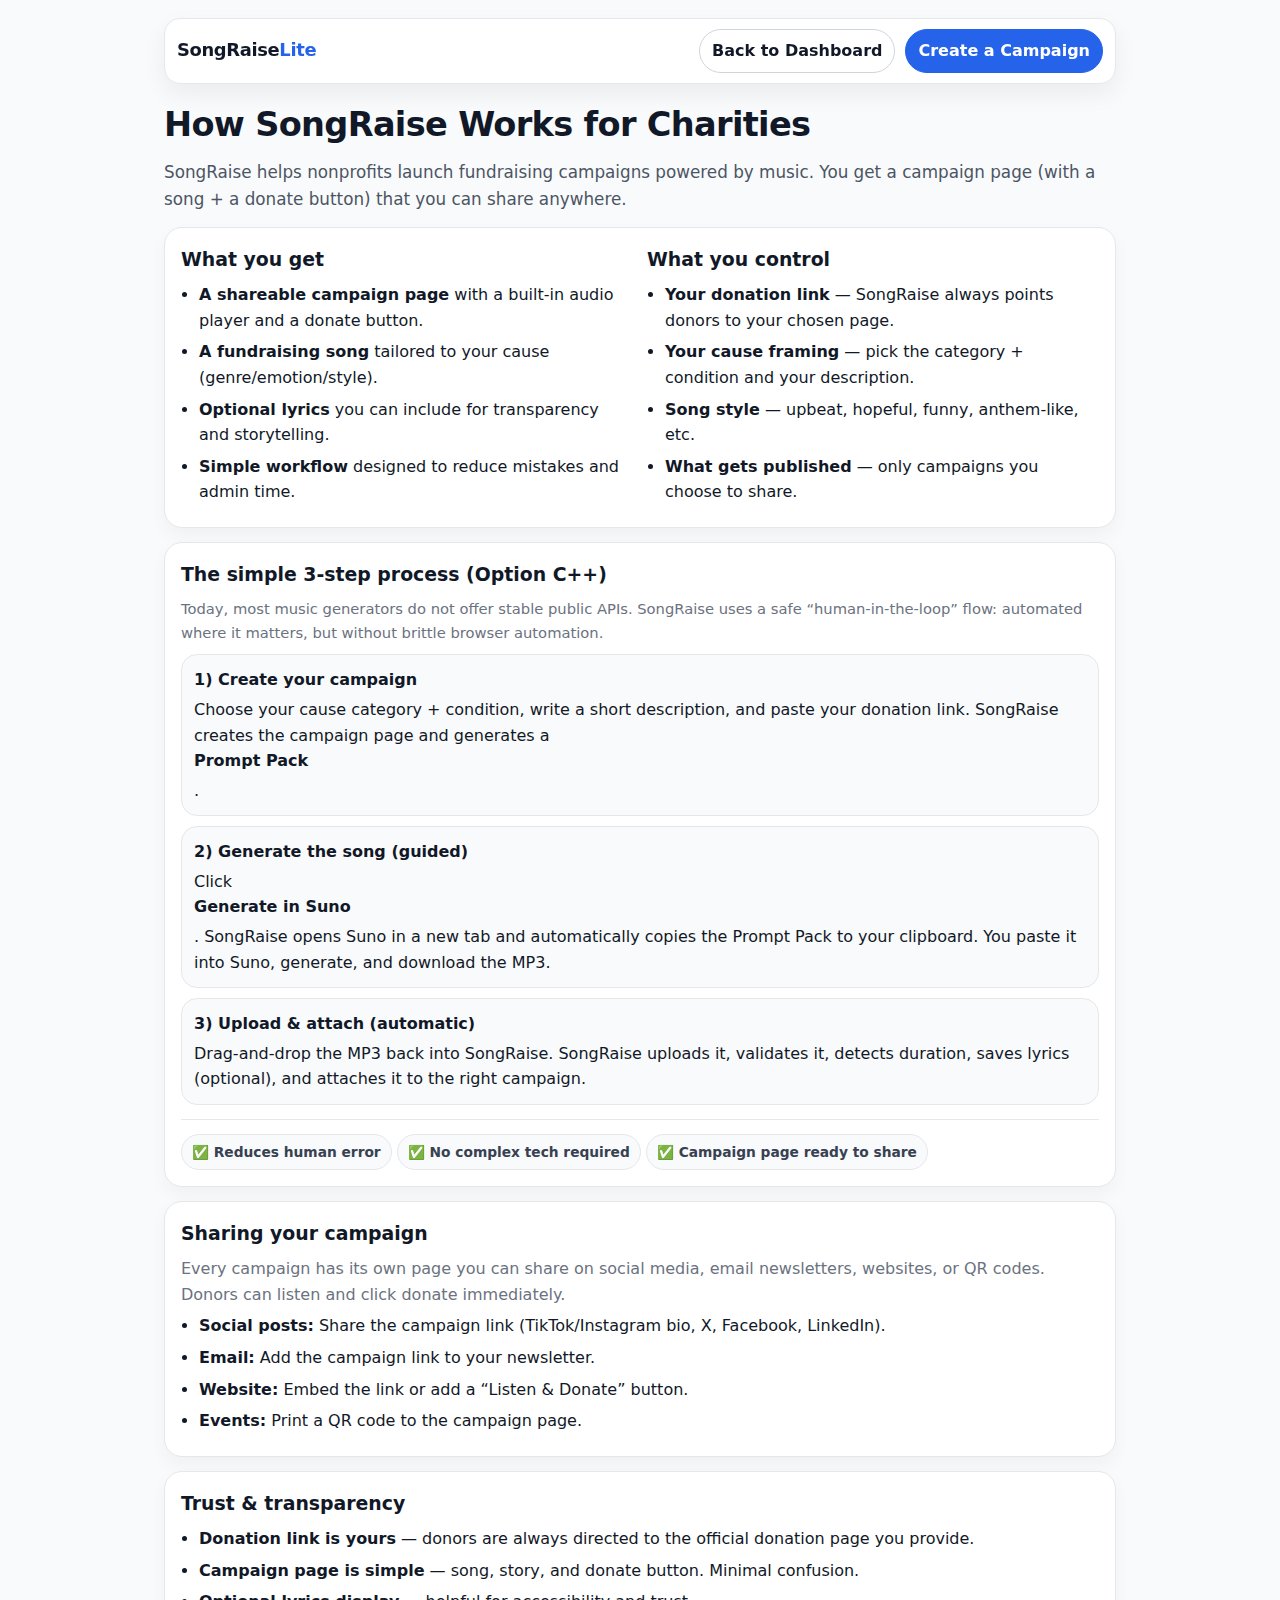
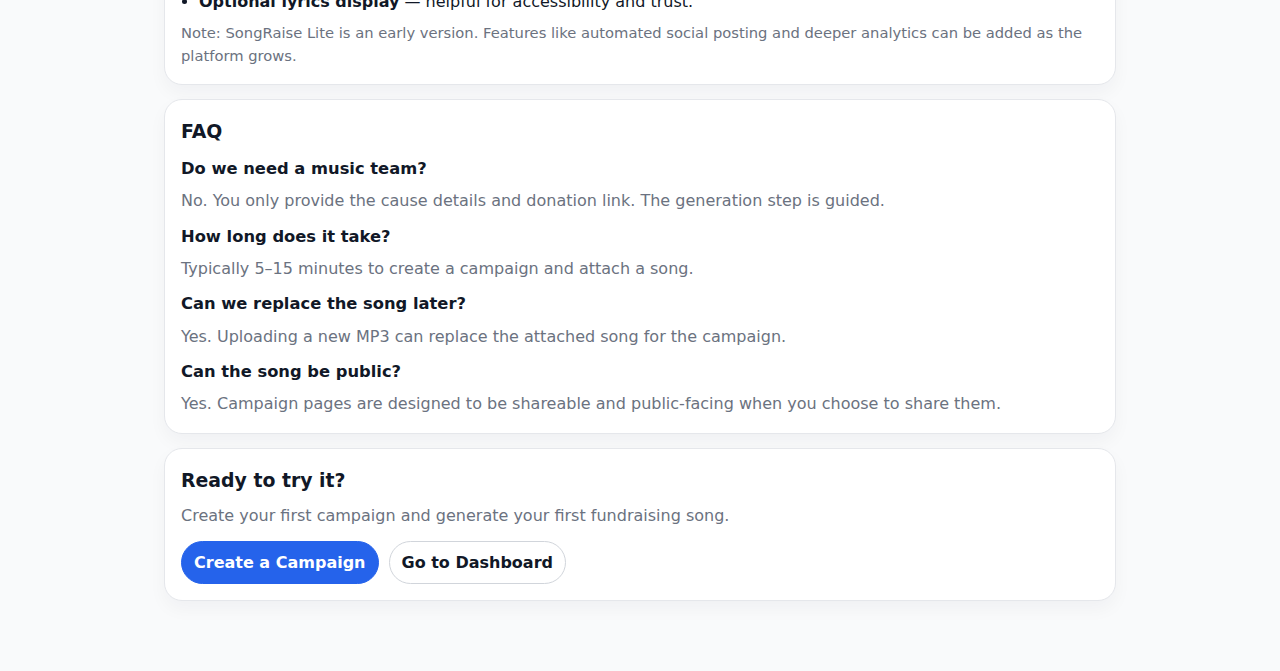
<file: how-it-works.html>
<!DOCTYPE html>
<html lang="en">
<head>
  <meta charset="UTF-8" />
  <title>How SongRaise Works for Charities</title>
  <meta name="viewport" content="width=device-width, initial-scale=1" />
  <style>
    *{box-sizing:border-box;margin:0;padding:0}
    body{font-family:system-ui,-apple-system,Segoe UI,sans-serif;background:#f9fafb;color:#111827;line-height:1.6}
    .wrap{max-width:980px;margin:0 auto;padding:18px 14px 70px}
    .top{position:sticky;top:0;z-index:50;background:#fff;border:1px solid #e5e7eb;border-radius:16px;padding:10px 12px;display:flex;gap:10px;align-items:center;justify-content:space-between;flex-wrap:wrap;box-shadow:0 10px 24px rgba(15,23,42,.06)}
    .logo{font-weight:900;font-size:1.12rem;letter-spacing:-.02em}
    .logo span{color:#2563eb}
    .btn{display:inline-block;padding:8px 12px;border-radius:999px;border:1px solid #d1d5db;background:#fff;cursor:pointer;font-weight:900;text-decoration:none;color:#111827}
    .btn:hover{background:#f3f4f6}
    .btn-primary{background:#2563eb;border-color:#2563eb;color:#fff}
    .btn-primary:hover{background:#1d4ed8}
    h1{font-size:2.1rem;letter-spacing:-.02em;margin:14px 0 8px}
    .lead{color:#4b5563;font-size:1.05rem}
    .card{background:#fff;border:1px solid #e5e7eb;border-radius:18px;padding:16px;box-shadow:0 8px 18px rgba(15,23,42,.04);margin-top:14px}
    h2{font-size:1.18rem;margin-bottom:8px}
    h3{font-size:1.02rem;margin:10px 0 6px}
    .grid{display:grid;grid-template-columns:1fr 1fr;gap:14px}
    @media(max-width:860px){.grid{grid-template-columns:1fr}}
    .muted{color:#6b7280}
    .mini{font-size:.92rem}
    .pill{display:inline-flex;gap:8px;align-items:center;padding:6px 10px;border:1px solid #e5e7eb;border-radius:999px;background:#f9fafb;font-weight:900;font-size:.86rem;color:#374151}
    ul{padding-left:18px}
    li{margin:6px 0}
    .steps{display:grid;gap:10px;margin-top:10px}
    .step{border:1px solid #e5e7eb;border-radius:16px;padding:12px;background:#f9fafb}
    .step b{display:block;margin-bottom:4px}
    .hr{border:none;border-top:1px solid #e5e7eb;margin:14px 0}
    .cta{display:flex;gap:10px;flex-wrap:wrap;align-items:center;margin-top:12px}
    code{background:#f3f4f6;padding:2px 6px;border-radius:8px}
  </style>
</head>
<body>
  <div class="wrap">
    <div class="top">
      <div class="logo">SongRaise<span>Lite</span></div>
      <div style="display:flex;gap:10px;align-items:center;flex-wrap:wrap">
        <a class="btn" href="index.html">Back to Dashboard</a>
        <a class="btn btn-primary" href="index.html">Create a Campaign</a>
      </div>
    </div>

    <h1>How SongRaise Works for Charities</h1>
    <p class="lead">
      SongRaise helps nonprofits launch fundraising campaigns powered by music.
      You get a campaign page (with a song + a donate button) that you can share anywhere.
    </p>

    <div class="card">
      <div class="grid">
        <div>
          <h2>What you get</h2>
          <ul>
            <li><b>A shareable campaign page</b> with a built-in audio player and a donate button.</li>
            <li><b>A fundraising song</b> tailored to your cause (genre/emotion/style).</li>
            <li><b>Optional lyrics</b> you can include for transparency and storytelling.</li>
            <li><b>Simple workflow</b> designed to reduce mistakes and admin time.</li>
          </ul>
        </div>
        <div>
          <h2>What you control</h2>
          <ul>
            <li><b>Your donation link</b> — SongRaise always points donors to your chosen page.</li>
            <li><b>Your cause framing</b> — pick the category + condition and your description.</li>
            <li><b>Song style</b> — upbeat, hopeful, funny, anthem-like, etc.</li>
            <li><b>What gets published</b> — only campaigns you choose to share.</li>
          </ul>
        </div>
      </div>
    </div>

    <div class="card">
      <h2>The simple 3-step process (Option C++)</h2>
      <p class="muted mini">
        Today, most music generators do not offer stable public APIs. SongRaise uses a safe “human-in-the-loop” flow:
        automated where it matters, but without brittle browser automation.
      </p>

      <div class="steps">
        <div class="step">
          <b>1) Create your campaign</b>
          Choose your cause category + condition, write a short description, and paste your donation link.
          SongRaise creates the campaign page and generates a <b>Prompt Pack</b>.
        </div>

        <div class="step">
          <b>2) Generate the song (guided)</b>
          Click <b>Generate in Suno</b>.
          SongRaise opens Suno in a new tab and automatically copies the Prompt Pack to your clipboard.
          You paste it into Suno, generate, and download the MP3.
        </div>

        <div class="step">
          <b>3) Upload & attach (automatic)</b>
          Drag-and-drop the MP3 back into SongRaise.
          SongRaise uploads it, validates it, detects duration, saves lyrics (optional), and attaches it to the right campaign.
        </div>
      </div>

      <div class="hr"></div>

      <div class="pill">✅ Reduces human error</div>
      <div class="pill">✅ No complex tech required</div>
      <div class="pill">✅ Campaign page ready to share</div>
    </div>

    <div class="card">
      <h2>Sharing your campaign</h2>
      <p class="muted">
        Every campaign has its own page you can share on social media, email newsletters, websites, or QR codes.
        Donors can listen and click donate immediately.
      </p>
      <ul>
        <li><b>Social posts:</b> Share the campaign link (TikTok/Instagram bio, X, Facebook, LinkedIn).</li>
        <li><b>Email:</b> Add the campaign link to your newsletter.</li>
        <li><b>Website:</b> Embed the link or add a “Listen & Donate” button.</li>
        <li><b>Events:</b> Print a QR code to the campaign page.</li>
      </ul>
    </div>

    <div class="card">
      <h2>Trust & transparency</h2>
      <ul>
        <li><b>Donation link is yours</b> — donors are always directed to the official donation page you provide.</li>
        <li><b>Campaign page is simple</b> — song, story, and donate button. Minimal confusion.</li>
        <li><b>Optional lyrics display</b> — helpful for accessibility and trust.</li>
      </ul>
      <p class="muted mini">
        Note: SongRaise Lite is an early version. Features like automated social posting and deeper analytics can be added as the platform grows.
      </p>
    </div>

    <div class="card">
      <h2>FAQ</h2>

      <h3>Do we need a music team?</h3>
      <p class="muted">No. You only provide the cause details and donation link. The generation step is guided.</p>

      <h3>How long does it take?</h3>
      <p class="muted">Typically 5–15 minutes to create a campaign and attach a song.</p>

      <h3>Can we replace the song later?</h3>
      <p class="muted">Yes. Uploading a new MP3 can replace the attached song for the campaign.</p>

      <h3>Can the song be public?</h3>
      <p class="muted">Yes. Campaign pages are designed to be shareable and public-facing when you choose to share them.</p>
    </div>

    <div class="card">
      <h2>Ready to try it?</h2>
      <p class="muted">Create your first campaign and generate your first fundraising song.</p>
      <div class="cta">
        <a class="btn btn-primary" href="index.html">Create a Campaign</a>
        <a class="btn" href="index.html">Go to Dashboard</a>
      </div>
    </div>
  </div>
</body>
</html>
</file>
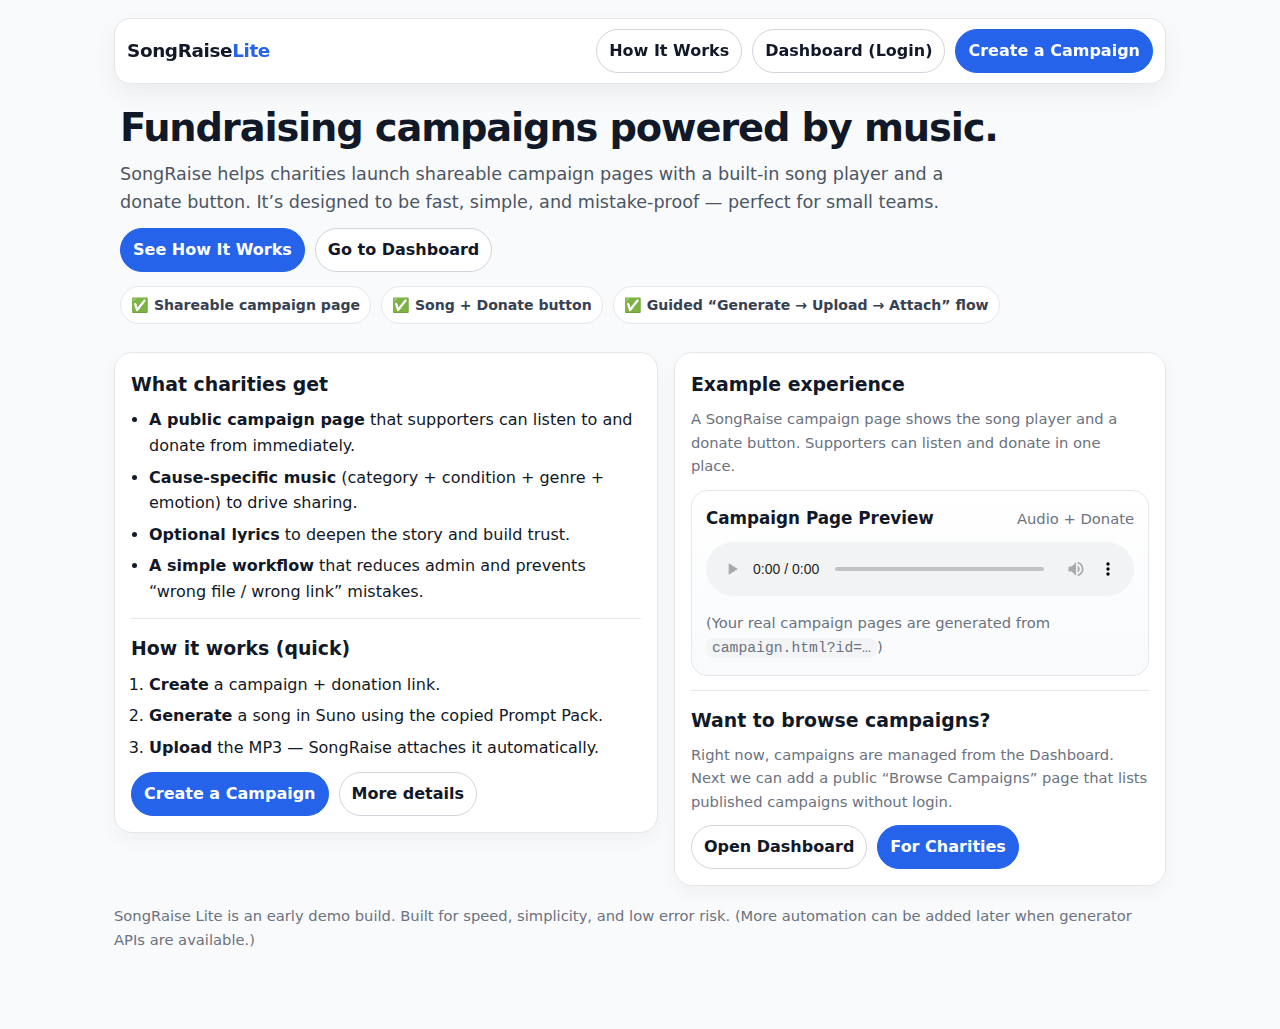
<file: landing.html>
<!DOCTYPE html>
<html lang="en">
<head>
  <meta charset="UTF-8" />
  <title>SongRaise — Fundraising Campaigns Powered by Music</title>
  <meta name="viewport" content="width=device-width, initial-scale=1" />
  <meta name="description" content="SongRaise helps charities launch fundraising campaigns powered by music — a shareable page with a song + donate button." />
  <style>
    *{box-sizing:border-box;margin:0;padding:0}
    body{font-family:system-ui,-apple-system,Segoe UI,sans-serif;background:#f9fafb;color:#111827;line-height:1.6}
    .wrap{max-width:1080px;margin:0 auto;padding:18px 14px 80px}
    .top{position:sticky;top:0;z-index:50;background:#fff;border:1px solid #e5e7eb;border-radius:16px;padding:10px 12px;display:flex;gap:10px;align-items:center;justify-content:space-between;flex-wrap:wrap;box-shadow:0 10px 24px rgba(15,23,42,.06)}
    .logo{font-weight:900;font-size:1.15rem;letter-spacing:-.02em}
    .logo span{color:#2563eb}
    .nav{display:flex;gap:10px;align-items:center;flex-wrap:wrap}
    .btn{display:inline-block;padding:8px 12px;border-radius:999px;border:1px solid #d1d5db;background:#fff;cursor:pointer;font-weight:900;text-decoration:none;color:#111827}
    .btn:hover{background:#f3f4f6}
    .btn-primary{background:#2563eb;border-color:#2563eb;color:#fff}
    .btn-primary:hover{background:#1d4ed8}
    .hero{padding:22px 6px 10px}
    h1{font-size:2.4rem;letter-spacing:-.03em;line-height:1.15;margin-bottom:10px}
    .lead{color:#4b5563;font-size:1.1rem;max-width:880px}
    .pillrow{display:flex;gap:10px;flex-wrap:wrap;margin-top:14px}
    .pill{display:inline-flex;gap:8px;align-items:center;padding:7px 10px;border:1px solid #e5e7eb;border-radius:999px;background:#fff;font-weight:900;font-size:.88rem;color:#374151}
    .grid{display:grid;grid-template-columns:1.05fr .95fr;gap:16px;margin-top:18px;align-items:start}
    @media(max-width:980px){.grid{grid-template-columns:1fr}}
    .card{background:#fff;border:1px solid #e5e7eb;border-radius:18px;padding:16px;box-shadow:0 8px 18px rgba(15,23,42,.04)}
    h2{font-size:1.18rem;margin-bottom:8px}
    h3{font-size:1.02rem;margin:10px 0 6px}
    ul{padding-left:18px}
    li{margin:6px 0}
    .muted{color:#6b7280}
    .mini{font-size:.92rem}
    .hr{border:none;border-top:1px solid #e5e7eb;margin:14px 0}
    .cta{display:flex;gap:10px;flex-wrap:wrap;align-items:center;margin-top:12px}
    .shot{border:1px solid #e5e7eb;border-radius:16px;background:linear-gradient(180deg,#ffffff,#f8fafc);padding:14px}
    .shot .row{display:flex;gap:10px;flex-wrap:wrap;align-items:center;justify-content:space-between}
    .shot .big{font-weight:900;font-size:1.05rem}
    .shot audio{width:100%;margin-top:10px}
    .footer{margin-top:18px;color:#6b7280;font-size:.92rem}
    code{background:#f3f4f6;padding:2px 6px;border-radius:8px}
  </style>
</head>
<body>
  <div class="wrap">
    <div class="top">
      <div class="logo">SongRaise<span>Lite</span></div>
      <div class="nav">
        <a class="btn" href="how-it-works.html">How It Works</a>
        <a class="btn" href="index.html">Dashboard (Login)</a>
        <a class="btn btn-primary" href="index.html">Create a Campaign</a>
      </div>
    </div>

    <div class="hero">
      <h1>Fundraising campaigns powered by music.</h1>
      <p class="lead">
        SongRaise helps charities launch shareable campaign pages with a built-in song player and a donate button.
        It’s designed to be fast, simple, and mistake-proof — perfect for small teams.
      </p>

      <div class="cta">
        <a class="btn btn-primary" href="how-it-works.html">See How It Works</a>
        <a class="btn" href="index.html">Go to Dashboard</a>
      </div>

      <div class="pillrow">
        <span class="pill">✅ Shareable campaign page</span>
        <span class="pill">✅ Song + Donate button</span>
        <span class="pill">✅ Guided “Generate → Upload → Attach” flow</span>
      </div>
    </div>

    <div class="grid">
      <div class="card">
        <h2>What charities get</h2>
        <ul>
          <li><b>A public campaign page</b> that supporters can listen to and donate from immediately.</li>
          <li><b>Cause-specific music</b> (category + condition + genre + emotion) to drive sharing.</li>
          <li><b>Optional lyrics</b> to deepen the story and build trust.</li>
          <li><b>A simple workflow</b> that reduces admin and prevents “wrong file / wrong link” mistakes.</li>
        </ul>

        <div class="hr"></div>

        <h2>How it works (quick)</h2>
        <ol style="padding-left:18px;">
          <li style="margin:6px 0;"><b>Create</b> a campaign + donation link.</li>
          <li style="margin:6px 0;"><b>Generate</b> a song in Suno using the copied Prompt Pack.</li>
          <li style="margin:6px 0;"><b>Upload</b> the MP3 — SongRaise attaches it automatically.</li>
        </ol>

        <div class="cta">
          <a class="btn btn-primary" href="index.html">Create a Campaign</a>
          <a class="btn" href="how-it-works.html">More details</a>
        </div>
      </div>

      <div class="card">
        <h2>Example experience</h2>
        <p class="muted mini">
          A SongRaise campaign page shows the song player and a donate button. Supporters can listen and donate in one place.
        </p>

        <div class="shot" style="margin-top:12px;">
          <div class="row">
            <div class="big">Campaign Page Preview</div>
            <span class="muted mini">Audio + Donate</span>
          </div>
          <audio controls>
            <source src="" />
          </audio>
          <div class="muted mini" style="margin-top:8px;">
            (Your real campaign pages are generated from <code>campaign.html?id=…</code>)
          </div>
        </div>

        <div class="hr"></div>

        <h2>Want to browse campaigns?</h2>
        <p class="muted mini">
          Right now, campaigns are managed from the Dashboard. Next we can add a public “Browse Campaigns” page
          that lists published campaigns without login.
        </p>
        <div class="cta">
          <a class="btn" href="index.html">Open Dashboard</a>
          <a class="btn btn-primary" href="how-it-works.html">For Charities</a>
        </div>
      </div>
    </div>

    <div class="footer">
      SongRaise Lite is an early demo build. Built for speed, simplicity, and low error risk. (More automation can be added later when generator APIs are available.)
    </div>
  </div>
</body>
</html>
</file>
